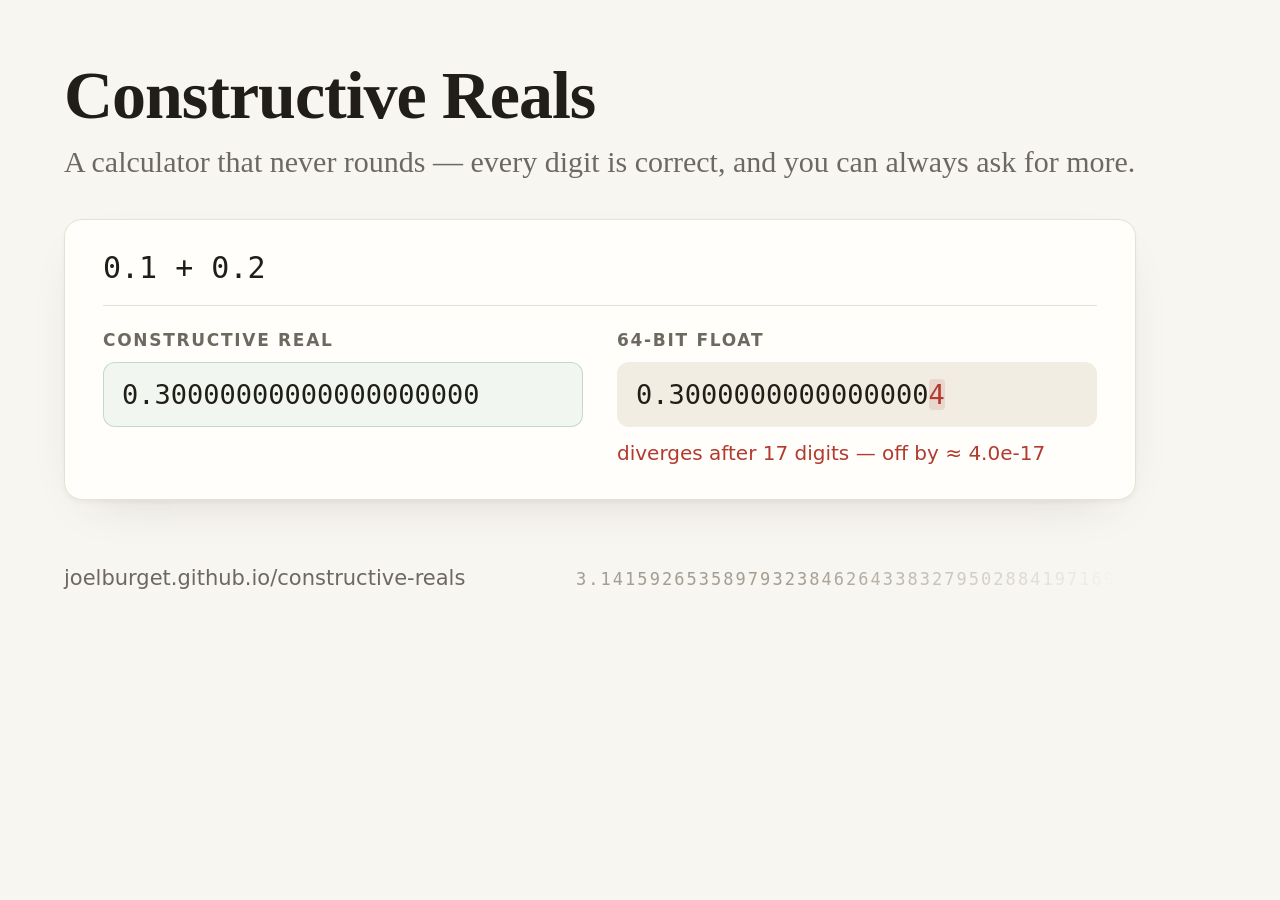
<file: web/og-image.html>
<!DOCTYPE html>
<!-- Source for og-image.png, the 1200x630 social card (captured at 2x).
     Styled to match style.css (light scheme); it is standalone rather than
     reusing the stylesheet so the card's layout can't drift when the page's
     layout changes.

     After editing, regenerate the PNG with:  node web/render-og-image.js
     See that script, or the README, for setup. -->
<html lang="en">
<head>
<meta charset="utf-8">
<style>
  * { margin: 0; box-sizing: border-box; }
  html, body { width: 1200px; height: 630px; overflow: hidden; }
  body {
    background: #f8f6f1;
    color: #211e19;
    font-family: "Iowan Old Style", "Palatino Linotype", "Book Antiqua", Georgia, serif;
    padding: 56px 64px 0;
    position: relative;
  }
  h1 { font-size: 68px; font-weight: 600; letter-spacing: -0.015em; }
  .tagline { font-size: 30px; color: #6e6960; margin-top: 10px; }
  .card {
    margin-top: 40px;
    background: #fffefb;
    border: 1px solid #e7e2d7;
    border-radius: 18px;
    box-shadow: 0 2px 4px rgba(60,50,30,0.05), 0 18px 50px -30px rgba(60,50,30,0.25);
    padding: 30px 38px 34px;
  }
  .expr {
    font-family: ui-monospace, "SF Mono", Menlo, Consolas, monospace;
    font-size: 30px;
    padding-bottom: 20px;
    margin-bottom: 24px;
    border-bottom: 1px solid #e7e2d7;
  }
  .panes { display: flex; gap: 34px; }
  .pane { flex: 1; min-width: 0; }
  .pane-label {
    font-family: system-ui, sans-serif;
    font-size: 17px;
    font-weight: 600;
    text-transform: uppercase;
    letter-spacing: 0.1em;
    color: #6e6960;
    margin-bottom: 12px;
  }
  .value {
    font-family: ui-monospace, "SF Mono", Menlo, Consolas, monospace;
    font-size: 27px;
    padding: 16px 18px;
    border-radius: 12px;
    background: #f1ede3;
    border: 1px solid transparent;
    white-space: nowrap;
  }
  .cr { background: rgba(29,122,72,0.06); border-color: rgba(29,122,72,0.22); }
  .wrong { color: #b23a2e; background: rgba(178,58,46,0.12); border-radius: 4px; }
  .verdict {
    font-family: system-ui, sans-serif;
    font-size: 20px;
    color: #b23a2e;
    margin-top: 14px;
  }
  .footer {
    position: absolute;
    left: 64px; right: 64px; bottom: 40px;
    display: flex;
    justify-content: space-between;
    align-items: baseline;
  }
  .url { font-family: system-ui, sans-serif; font-size: 21px; color: #6e6960; }
  .pi {
    font-family: ui-monospace, "SF Mono", Menlo, Consolas, monospace;
    font-size: 17px;
    letter-spacing: 0.12em;
    color: #a49d92;
    white-space: nowrap;
    overflow: hidden;
    width: 560px;
    -webkit-mask-image: linear-gradient(to right, black 40%, transparent 97%);
    mask-image: linear-gradient(to right, black 40%, transparent 97%);
  }
</style>
</head>
<body>
  <h1>Constructive Reals</h1>
  <div class="tagline">A calculator that never rounds — every digit is correct, and you can always ask for more.</div>
  <div class="card">
    <div class="expr">0.1 + 0.2</div>
    <div class="panes">
      <div class="pane">
        <div class="pane-label">Constructive real</div>
        <div class="value cr">0.30000000000000000000</div>
      </div>
      <div class="pane">
        <div class="pane-label">64-bit float</div>
        <div class="value">0.3000000000000000<span class="wrong">4</span></div>
        <div class="verdict">diverges after 17 digits — off by ≈ 4.0e-17</div>
      </div>
    </div>
  </div>
  <div class="footer">
    <div class="url">joelburget.github.io/constructive-reals</div>
    <div class="pi">3.14159265358979323846264338327950288419716939937510582097494459230781640628620899</div>
  </div>
</body>
</html>
</file>
